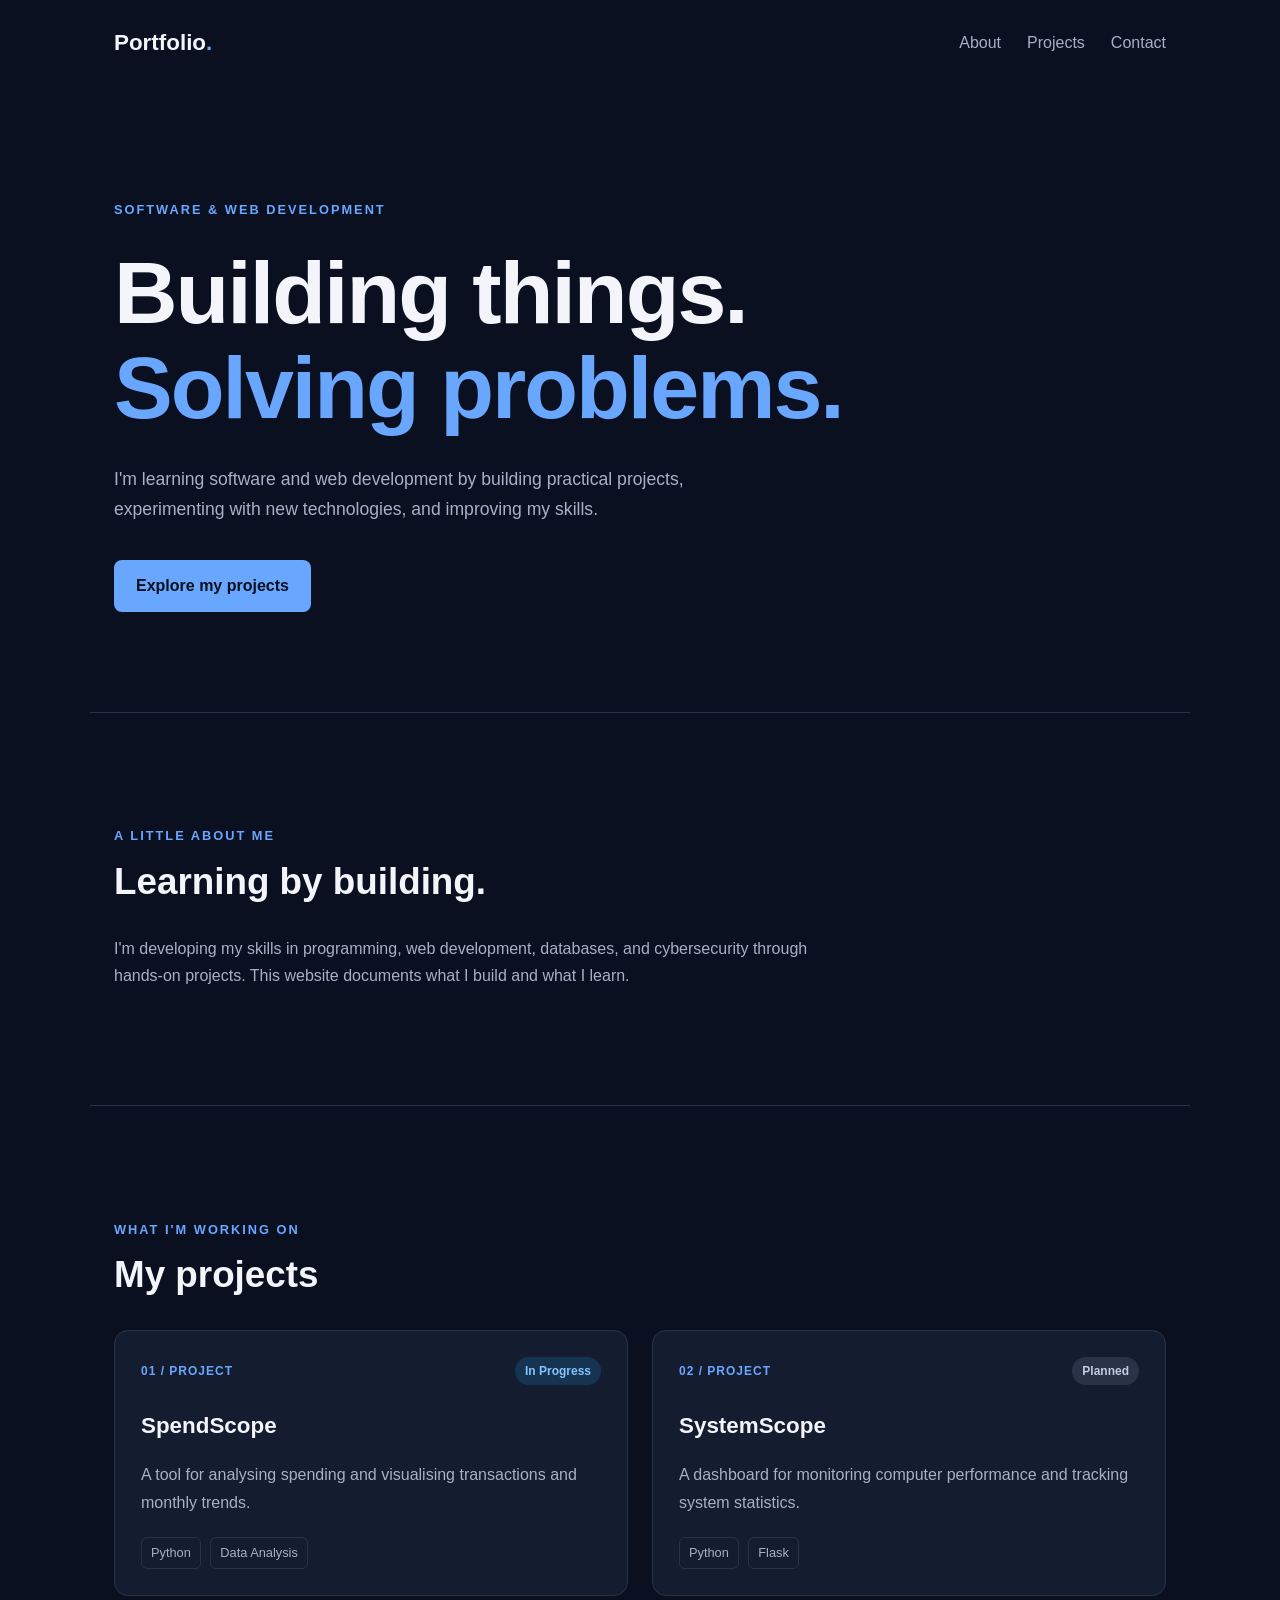
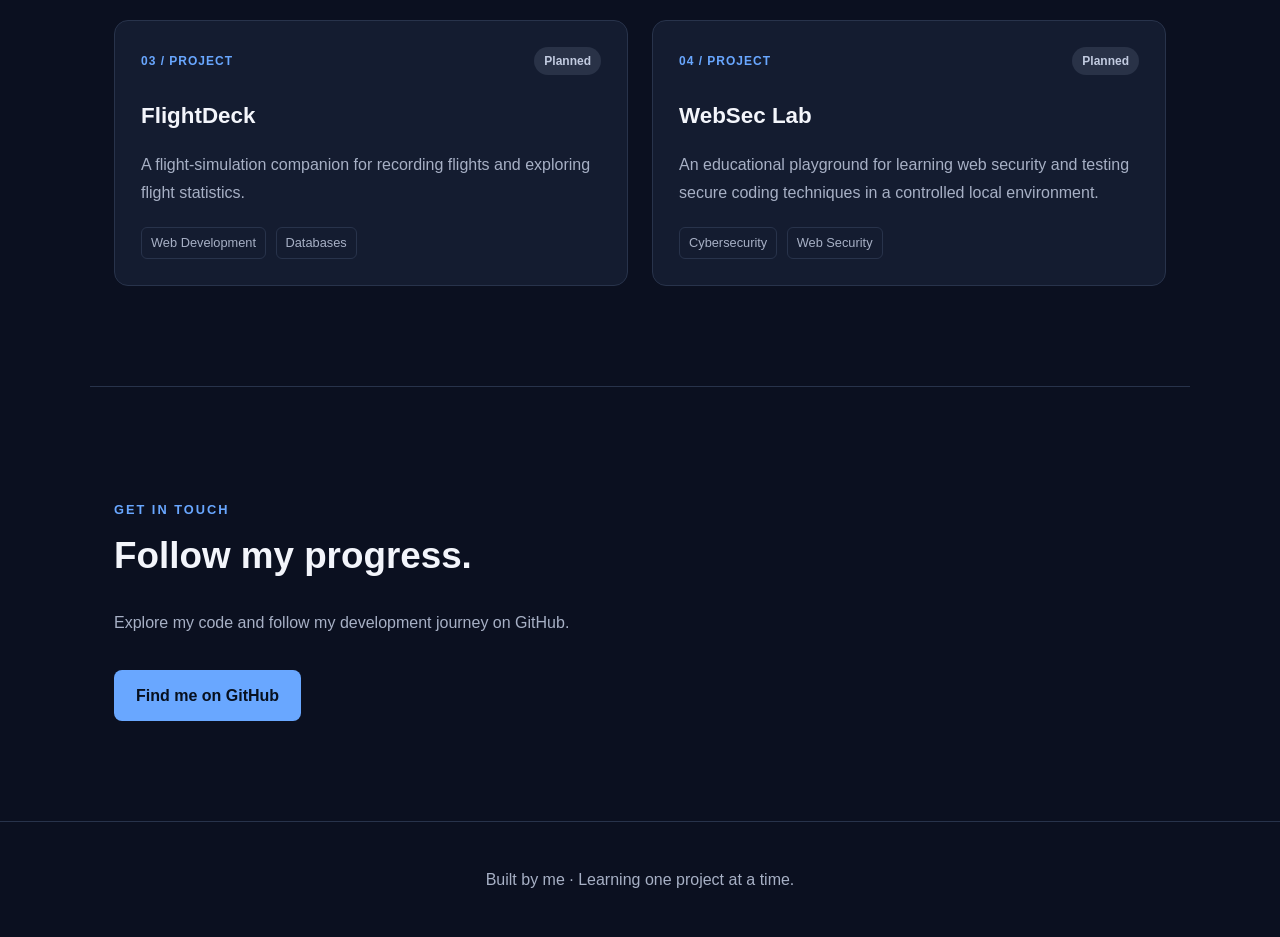
<file: index.html>
<!DOCTYPE html>
<html lang="en">
<head>
    <meta charset="UTF-8">
    <meta name="viewport" content="width=device-width, initial-scale=1.0">
    <meta name="description" content="My software development and web development portfolio.">
    <title>Alfie Warren | Software Development Portfolio</title>
    <link rel="stylesheet" href="css/style.css">
</head>
<body>
    <header>
        <nav class="navbar">
            <a href="#" class="logo">Portfolio<span>.</span></a>

            <div class="nav-links">
                <a href="#about">About</a>
                <a href="#projects">Projects</a>
                <a href="#contact">Contact</a>
            </div>
        </nav>
    </header>

    <main>
        <!-- Hero -->
        <section class="hero">
            <p class="eyebrow">SOFTWARE & WEB DEVELOPMENT</p>
            <h1>Building things.<br><span>Solving problems.</span></h1>
            <p class="intro">
                I'm learning software and web development by building
                practical projects, experimenting with new technologies,
                and improving my skills.
            </p>
            <a href="#projects" class="button">Explore my projects</a>
        </section>

        <!-- About -->
        <section id="about" class="section">
            <p class="eyebrow">A LITTLE ABOUT ME</p>
            <h2>Learning by building.</h2>
            <p>
                I'm developing my skills in programming, web development,
                databases, and cybersecurity through hands-on projects.
                This website documents what I build and what I learn.
            </p>
        </section>
        

        <!-- Projects -->
        <section id="projects" class="section">
            <p class="eyebrow">WHAT I'M WORKING ON</p>
            <h2>My projects</h2>

            <div class="project-grid">

                <!-- SpendScope -->
                <article class="project-card">
                    <div class="project-card-header">
                        <p class="project-number">01 / PROJECT</p>
                        <span class="status in-progress">In Progress</span>
                    </div>

                    <h3>SpendScope</h3>
                    <p>
                        A tool for analysing spending and visualising
                        transactions and monthly trends.
                    </p>

                    <span class="tag">Python</span>
                    <span class="tag">Data Analysis</span>
                </article>

                <!-- SystemScope -->
                <article class="project-card">
                    <div class="project-card-header">
                        <p class="project-number">02 / PROJECT</p>
                        <span class="status planned">Planned</span>
                    </div>

                    <h3>SystemScope</h3>
                    <p>
                        A dashboard for monitoring computer performance
                        and tracking system statistics.
                    </p>

                    <span class="tag">Python</span>
                    <span class="tag">Flask</span>
                </article>

                <!-- FlightDeck -->
                <article class="project-card">
                    <div class="project-card-header">
                        <p class="project-number">03 / PROJECT</p>
                        <span class="status planned">Planned</span>
                    </div>

                    <h3>FlightDeck</h3>
                    <p>
                        A flight-simulation companion for recording
                        flights and exploring flight statistics.
                    </p>

                    <span class="tag">Web Development</span>
                    <span class="tag">Databases</span>
                </article>

                <!-- WebSec Lab -->
                <article class="project-card">
                    <div class="project-card-header">
                        <p class="project-number">04 / PROJECT</p>
                        <span class="status planned">Planned</span>
                    </div>

                    <h3>WebSec Lab</h3>
                    <p>
                        An educational playground for learning web
                        security and testing secure coding techniques
                        in a controlled local environment.
                    </p>

                    <span class="tag">Cybersecurity</span>
                    <span class="tag">Web Security</span>
                </article>

            </div>
        </section>

        <!-- Contact -->
        <section id="contact" class="section">
            <p class="eyebrow">GET IN TOUCH</p>
            <h2>Follow my progress.</h2>
            <p>
                Explore my code and follow my development journey on GitHub.
            </p>
            <a
                class="button"
                href="https://github.com/Yeloster"
                target="_blank"
                rel="noopener noreferrer"
            >
                Find me on GitHub
            </a>
        </section>
    </main>

    <footer>
        <p>Built by me · Learning one project at a time.</p>
    </footer>
</body>
</html>
</file>
<file: css/style.css>
/* Base styles */
:root {
    --background: #0b1020;
    --surface: #141c30;
    --text: #f3f5fb;
    --muted: #a7b0c5;
    --accent: #69a7ff;
    --border: #28334b;
}

* {
    box-sizing: border-box;
}

html {
    scroll-behavior: smooth;
}

body {
    margin: 0;
    background: var(--background);
    color: var(--text);
    font-family: Arial, Helvetica, sans-serif;
    line-height: 1.7;
}

a {
    color: inherit;
    text-decoration: none;
}

/* Navigation */
.navbar { 
    max-width: 1100px;
    margin: auto;
    padding: 24px;
    display: flex;
    align-items: center;
    justify-content: space-between;
}

.logo {
    font-size: 1.4rem;
    font-weight: 800;
}

.logo span {
    color: var(--accent);
}

.nav-links {
    display: flex;
    gap: 26px;
    color: var(--muted);
}

.nav-links a:hover {
    color: var(--accent);
}

/* Hero and sections */
.hero,
.section {
    max-width: 1100px;
    margin: auto;
    padding: 100px 24px;
}

.hero {
    min-height: 540px;
    display: flex;
    flex-direction: column;
    align-items: flex-start;
    justify-content: center;
}

.eyebrow {
    color: var(--accent);
    font-size: 0.8rem;
    font-weight: 700;
    letter-spacing: 2px;
}

h1 {
    margin: 12px 0;
    font-size: clamp(2.8rem, 7vw, 5.5rem);
    line-height: 1.08;
    letter-spacing: -2px;
}

h1 span {
    color: var(--accent);
}

.intro {
    max-width: 620px;
    color: var(--muted);
    font-size: 1.1rem;
}

.button {
    display: inline-block;
    margin-top: 18px;
    padding: 12px 22px;
    border-radius: 8px;
    background: var(--accent);
    color: #07101f;
    font-weight: 700;
}

.button:hover {
    filter: brightness(1.1);
}

.section {
    border-top: 1px solid var(--border);
}

.section h2 {
    margin-top: 0;
    font-size: 2.3rem;
    line-height: 1.2;
}

.section > p:not(.eyebrow) {
    max-width: 700px;
    color: var(--muted);
}

/* Project grid */
.project-grid {
    display: grid;
    grid-template-columns: repeat(2, minmax(0, 1fr));
    gap: 24px;
    margin-top: 32px;
    align-items: stretch;
}

/* Project cards */
.project-card {
    padding: 26px;
    border: 1px solid var(--border);
    border-radius: 14px;
    background: var(--surface);
    transition:
        transform 0.25s ease,
        border-color 0.25s ease,
        box-shadow 0.25s ease;
}

.project-card:hover {
    transform: translateY(-6px);
    border-color: var(--accent);
    box-shadow: 0 12px 30px rgba(0, 0, 0, 0.2);
}

.project-card h3 {
    margin-bottom: 8px;
    font-size: 1.4rem;
}

.project-card p:not(.project-number) {
    color: var(--muted);
}

.project-number {
    color: var(--accent);
    font-size: 0.75rem;
    font-weight: 700;
    letter-spacing: 1px;
}

/* Project card header */
.project-card-header {
    display: flex;
    align-items: center;
    justify-content: space-between;
    gap: 12px;
    flex-wrap: wrap;
}

.project-card-header .project-number {
    margin: 0;
}

/* Project tags */
.tag {
    display: inline-block;
    margin: 5px 5px 0 0;
    padding: 4px 9px;
    border: 1px solid var(--border);
    border-radius: 6px;
    color: var(--muted);
    font-size: 0.8rem;
}

/* Project status badges */
.status {
    display: inline-block;
    padding: 4px 10px;
    border-radius: 20px;
    font-size: 0.75rem;
    font-weight: 700;
    white-space: nowrap;
}

.status.planned {
    background: #293247;
    color: #c2cbe0;
}

.status.in-progress {
    background: #163451;
    color: #83c5ff;
}

.status.completed {
    background: #163b2c;
    color: #82e0ad;
}

.status.on-hold {
    background: #49351b;
    color: #ffd18a;
}

/* Footer */
footer {
    padding: 28px 24px;
    border-top: 1px solid var(--border);
    color: var(--muted);
    text-align: center;
}

/* Mobile layout */
@media (max-width: 650px) {
    .navbar {
        align-items: flex-start;
        gap: 16px;
        flex-direction: column;
    }

    .nav-links {
        gap: 18px;
        flex-wrap: wrap;
    }

    .hero,
    .section {
        padding-top: 65px;
        padding-bottom: 65px;
    }

    .project-grid {
        grid-template-columns: 1fr;
    }
}

/* Reduced motion accessibility */
@media (prefers-reduced-motion: reduce) {
    html {
        scroll-behavior: auto;
    }

    .project-card {
        transition: none;
    }

    .project-card:hover {
        transform: none;
    }
}
</file>
